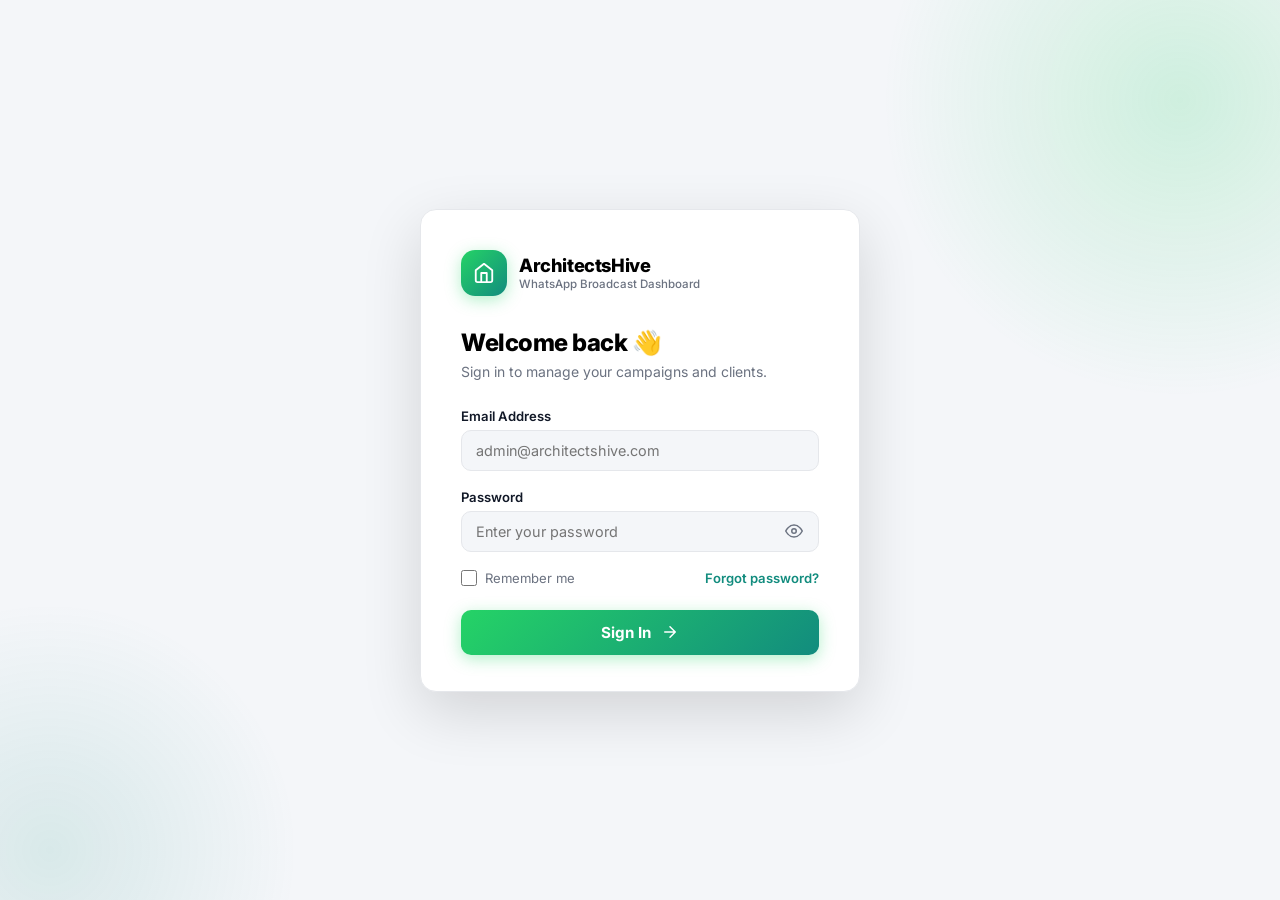
<file: referral_video/login.html>
<!DOCTYPE html>
<html lang="en">
<head>
  <meta charset="UTF-8"/>
  <meta name="viewport" content="width=device-width, initial-scale=1.0"/>
  <title>Login – ArchitectsHive Broadcast</title>
  <meta name="description" content="Sign in to the ArchitectsHive WhatsApp Broadcast Dashboard."/>
  <link rel="preconnect" href="https://fonts.googleapis.com"/>
  <link href="https://fonts.googleapis.com/css2?family=Inter:wght@300;400;500;600;700;800&display=swap" rel="stylesheet"/>
  <style>
    *, *::before, *::after { box-sizing: border-box; margin: 0; padding: 0; }
    :root {
      --green: #25D366; --green-dark: #128C7E; --green-light: #dcfce7;
      --red: #ef4444; --red-light: #fef2f2;
      --bg: #f4f6f9; --surface: #ffffff;
      --border: #e5e7eb;
      --text: #111827; --text-muted: #6b7280;
      --shadow-lg: 0 20px 60px rgba(0,0,0,.14);
      --radius: 16px; --radius-sm: 10px;
      --transition: .2s ease;
      --font: 'Inter', sans-serif;
    }
    body {
      font-family: var(--font); background: var(--bg);
      min-height: 100vh; display: flex; align-items: center; justify-content: center;
      padding: 20px; position: relative; overflow: hidden;
    }

    /* Decorative blobs */
    body::before {
      content: ''; position: fixed; top: -200px; right: -200px;
      width: 600px; height: 600px; border-radius: 50%;
      background: radial-gradient(circle, rgba(37,211,102,.18) 0%, transparent 70%);
      pointer-events: none;
    }
    body::after {
      content: ''; position: fixed; bottom: -200px; left: -200px;
      width: 500px; height: 500px; border-radius: 50%;
      background: radial-gradient(circle, rgba(18,140,126,.12) 0%, transparent 70%);
      pointer-events: none;
    }

    /* Card */
    .login-wrap {
      width: 100%; max-width: 440px;
      background: var(--surface); border-radius: var(--radius);
      box-shadow: var(--shadow-lg); border: 1px solid var(--border);
      padding: 40px 40px 36px;
      animation: fadeUp .4s cubic-bezier(0.16, 1, 0.3, 1);
      position: relative; z-index: 1;
    }
    @keyframes fadeUp {
      from { opacity: 0; transform: translateY(24px) scale(0.98); }
      to   { opacity: 1; transform: none; }
    }

    /* Header */
    .login-logo {
      display: flex; align-items: center; gap: 12px; margin-bottom: 32px;
    }
    .login-logo-icon {
      width: 46px; height: 46px; border-radius: 14px;
      background: linear-gradient(135deg, var(--green), var(--green-dark));
      display: flex; align-items: center; justify-content: center;
      box-shadow: 0 4px 16px rgba(37,211,102,.35);
    }
    .login-logo-text { font-size: 1.15rem; font-weight: 800; letter-spacing: -.4px; }
    .login-logo-sub  { font-size: .72rem; color: var(--text-muted); font-weight: 500; margin-top: 1px; }

    .login-heading { font-size: 1.5rem; font-weight: 800; letter-spacing: -.5px; margin-bottom: 6px; }
    .login-sub     { font-size: .875rem; color: var(--text-muted); margin-bottom: 28px; }

    /* Form */
    .form-group { display: flex; flex-direction: column; gap: 6px; margin-bottom: 18px; }
    .form-label  { font-size: .82rem; font-weight: 600; color: var(--text); }
    .form-input  {
      padding: 11px 14px; border: 1.5px solid var(--border); border-radius: var(--radius-sm);
      font-size: .9rem; font-family: var(--font); color: var(--text);
      transition: var(--transition); background: var(--bg); outline: none; width: 100%;
    }
    .form-input:focus  { border-color: var(--green); background: #fff; box-shadow: 0 0 0 3px rgba(37,211,102,.12); }
    .form-input.error  { border-color: var(--red); background: var(--red-light); }

    /* Password wrapper */
    .pass-wrap { position: relative; }
    .pass-toggle {
      position: absolute; right: 12px; top: 50%; transform: translateY(-50%);
      background: none; border: none; cursor: pointer; color: var(--text-muted);
      padding: 4px; display: flex; align-items: center;
      transition: var(--transition);
    }
    .pass-toggle:hover { color: var(--text); }

    /* Remember / Forgot row */
    .form-row {
      display: flex; align-items: center; justify-content: space-between;
      margin-bottom: 24px;
    }
    .remember-label {
      display: flex; align-items: center; gap: 8px;
      font-size: .82rem; color: var(--text-muted); cursor: pointer;
    }
    .remember-label input[type=checkbox] {
      width: 16px; height: 16px; accent-color: var(--green); cursor: pointer;
    }
    .forgot-link {
      font-size: .82rem; font-weight: 600; color: var(--green-dark);
      text-decoration: none; transition: var(--transition);
    }
    .forgot-link:hover { color: var(--green); }

    /* Submit button */
    .btn-login {
      width: 100%; padding: 13px; border: none; border-radius: var(--radius-sm);
      background: linear-gradient(135deg, var(--green), var(--green-dark));
      color: #fff; font-family: var(--font); font-size: .95rem; font-weight: 700;
      cursor: pointer; transition: var(--transition);
      box-shadow: 0 4px 16px rgba(37,211,102,.35);
      display: flex; align-items: center; justify-content: center; gap: 10px;
    }
    .btn-login:hover:not(:disabled) { transform: translateY(-2px); box-shadow: 0 6px 24px rgba(37,211,102,.45); }
    .btn-login:disabled { opacity: .7; cursor: not-allowed; transform: none; }

    /* Error alert */
    .alert-error {
      background: var(--red-light); color: var(--red);
      border: 1.5px solid #fecaca; border-radius: var(--radius-sm);
      padding: 10px 14px; font-size: .85rem; font-weight: 500;
      margin-bottom: 18px; display: none; align-items: center; gap: 8px;
    }
    .alert-error.show { display: flex; }



    /* Loading spinner */
    .spinner {
      width: 18px; height: 18px; border: 2.5px solid rgba(255,255,255,.4);
      border-top-color: #fff; border-radius: 50%;
      animation: spin .6s linear infinite; display: none;
    }
    @keyframes spin { to { transform: rotate(360deg); } }
  </style>
</head>
<body>
  <div class="login-wrap">

    <!-- Logo -->
    <div class="login-logo">
      <div class="login-logo-icon">
        <svg viewBox="0 0 24 24" fill="none" width="22" height="22">
          <path d="M3 9l9-7 9 7v11a2 2 0 01-2 2H5a2 2 0 01-2-2z" stroke="#fff" stroke-width="2" stroke-linecap="round" stroke-linejoin="round"/>
          <polyline points="9,22 9,12 15,12 15,22" stroke="#fff" stroke-width="2" stroke-linecap="round" stroke-linejoin="round"/>
        </svg>
      </div>
      <div>
        <div class="login-logo-text">ArchitectsHive</div>
        <div class="login-logo-sub">WhatsApp Broadcast Dashboard</div>
      </div>
    </div>

    <h1 class="login-heading">Welcome back 👋</h1>
    <p class="login-sub">Sign in to manage your campaigns and clients.</p>

    <!-- Error Alert -->
    <div class="alert-error" id="login-error">
      <svg viewBox="0 0 24 24" fill="none" width="18" height="18" flex-shrink="0">
        <circle cx="12" cy="12" r="10" stroke="currentColor" stroke-width="2"/>
        <line x1="12" y1="8" x2="12" y2="12" stroke="currentColor" stroke-width="2" stroke-linecap="round"/>
        <line x1="12" y1="16" x2="12.01" y2="16" stroke="currentColor" stroke-width="2" stroke-linecap="round"/>
      </svg>
      <span id="login-error-msg">Invalid email or password.</span>
    </div>

    <!-- Form -->
    <form id="login-form" onsubmit="handleLogin(event)">
      <div class="form-group">
        <label class="form-label" for="login-email">Email Address</label>
        <input class="form-input" type="email" id="login-email" placeholder="admin@architectshive.com" autocomplete="email" required/>
      </div>
      <div class="form-group">
        <label class="form-label" for="login-password">Password</label>
        <div class="pass-wrap">
          <input class="form-input" type="password" id="login-password" placeholder="Enter your password" autocomplete="current-password" style="padding-right:42px;" required/>
          <button type="button" class="pass-toggle" onclick="togglePassword()" title="Show/Hide password" id="pass-toggle-btn">
            <svg id="eye-show" viewBox="0 0 24 24" fill="none" width="18" height="18"><path d="M1 12s4-8 11-8 11 8 11 8-4 8-11 8-11-8-11-8z" stroke="currentColor" stroke-width="2"/><circle cx="12" cy="12" r="3" stroke="currentColor" stroke-width="2"/></svg>
            <svg id="eye-hide" viewBox="0 0 24 24" fill="none" width="18" height="18" style="display:none;"><path d="M17.94 17.94A10.07 10.07 0 0112 20c-7 0-11-8-11-8a18.45 18.45 0 015.06-5.94M9.9 4.24A9.12 9.12 0 0112 4c7 0 11 8 11 8a18.5 18.5 0 01-2.16 3.19m-6.72-1.07a3 3 0 11-4.24-4.24" stroke="currentColor" stroke-width="2" stroke-linecap="round"/><line x1="1" y1="1" x2="23" y2="23" stroke="currentColor" stroke-width="2" stroke-linecap="round"/></svg>
          </button>
        </div>
      </div>

      <div class="form-row">
        <label class="remember-label">
          <input type="checkbox" id="remember-me"/> Remember me
        </label>
        <a href="#" class="forgot-link">Forgot password?</a>
      </div>

      <button type="submit" class="btn-login" id="login-btn">
        <div class="spinner" id="login-spinner"></div>
        <span id="login-btn-text">Sign In</span>
        <svg id="login-arrow" viewBox="0 0 24 24" fill="none" width="18" height="18"><path d="M5 12h14M12 5l7 7-7 7" stroke="currentColor" stroke-width="2" stroke-linecap="round" stroke-linejoin="round"/></svg>
      </button>
    </form>



  </div>

  <script>
    // Auto-redirect if already logged in
    (async () => {
      try {
        const res = await fetch('api/check_session.php');
        const data = await res.json();
        if (data.loggedIn) window.location.href = 'index.html';
      } catch(e) {}
    })();

    async function handleLogin(e) {
      e.preventDefault();
      const email    = document.getElementById('login-email').value.trim();
      const password = document.getElementById('login-password').value;
      const errorBox = document.getElementById('login-error');
      const errMsg   = document.getElementById('login-error-msg');
      const btn      = document.getElementById('login-btn');
      const spinner  = document.getElementById('login-spinner');
      const btnText  = document.getElementById('login-btn-text');
      const arrow    = document.getElementById('login-arrow');

      // Clear previous errors
      errorBox.classList.remove('show');
      document.getElementById('login-email').classList.remove('error');
      document.getElementById('login-password').classList.remove('error');

      // Show loading state
      btn.disabled    = true;
      spinner.style.display = 'block';
      btnText.textContent   = 'Signing in…';
      arrow.style.display   = 'none';

      try {
        const res  = await fetch('api/login.php', {
          method: 'POST',
          headers: { 'Content-Type': 'application/json' },
          body: JSON.stringify({ email, password })
        });
        const data = await res.json();

        if (data.success) {
          btnText.textContent = '✓ Redirecting…';
          setTimeout(() => window.location.href = 'index.html', 600);
        } else {
          errMsg.textContent = data.message || 'Invalid email or password.';
          errorBox.classList.add('show');
          document.getElementById('login-email').classList.add('error');
          document.getElementById('login-password').classList.add('error');
          btn.disabled = false;
          spinner.style.display = 'none';
          btnText.textContent   = 'Sign In';
          arrow.style.display   = 'block';
        }
      } catch(err) {
        errMsg.textContent = 'Connection error. Please try again.';
        errorBox.classList.add('show');
        btn.disabled = false;
        spinner.style.display = 'none';
        btnText.textContent   = 'Sign In';
        arrow.style.display   = 'block';
      }
    }

    function togglePassword() {
      const input   = document.getElementById('login-password');
      const eyeShow = document.getElementById('eye-show');
      const eyeHide = document.getElementById('eye-hide');
      if (input.type === 'password') {
        input.type = 'text';
        eyeShow.style.display = 'none';
        eyeHide.style.display = 'block';
      } else {
        input.type = 'password';
        eyeShow.style.display = 'block';
        eyeHide.style.display = 'none';
      }
    }


  </script>
</body>
</html>
</file>
